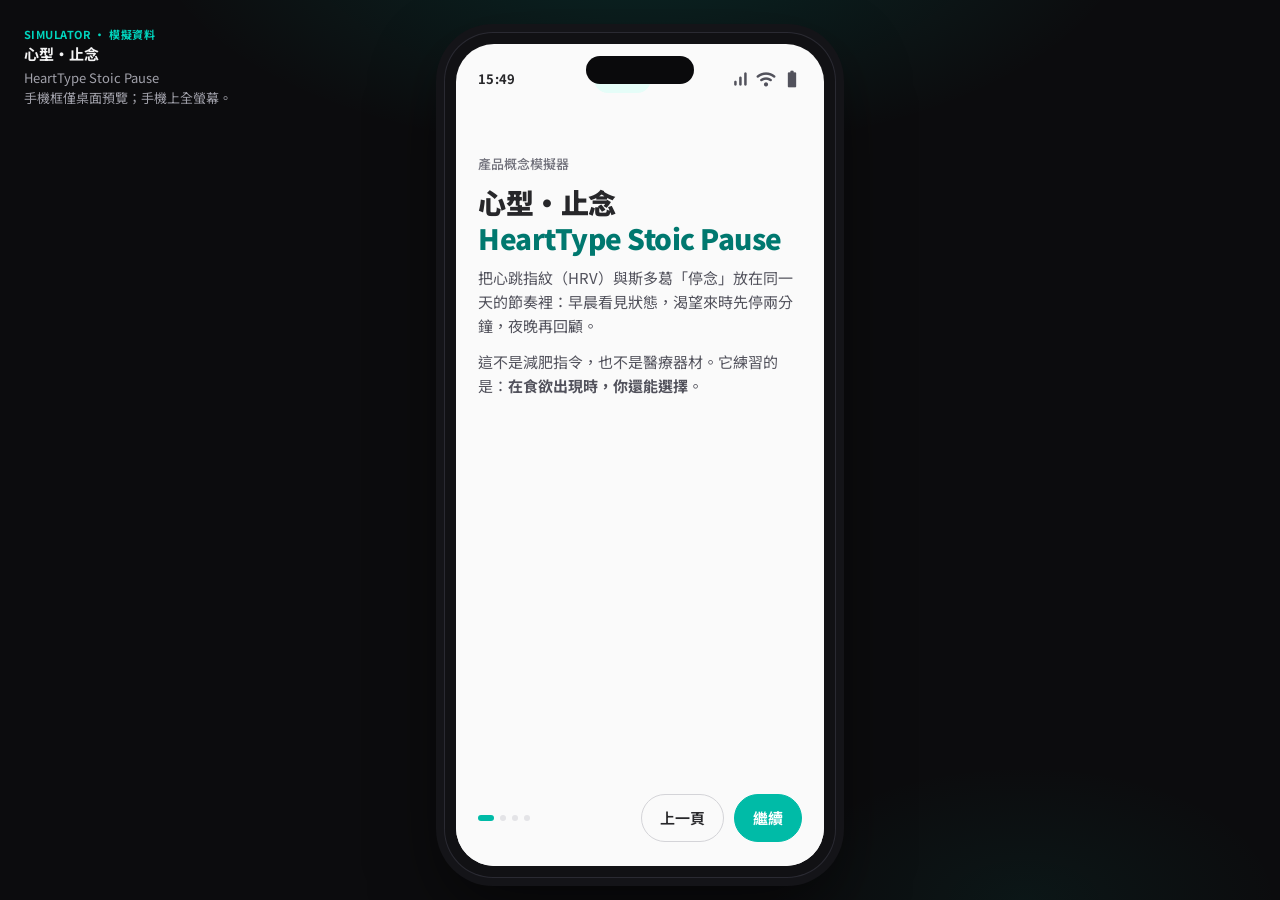
<file: index.html>
<!doctype html>
<html lang="zh-Hant-TW" data-theme="dark">
<head>
<meta charset="utf-8">
<meta name="viewport" content="width=device-width, initial-scale=1, viewport-fit=cover">
<meta name="theme-color" content="#18181b">
<meta name="apple-mobile-web-app-capable" content="yes">
<meta name="apple-mobile-web-app-status-bar-style" content="black-translucent">
<meta name="description" content="心型・止念：以模擬 HRV 與斯多葛停念，練習食欲調節。健康促進資訊，非診斷或治療。">
<title>心型・止念 HeartType Stoic Pause</title>
<script>
(function(){
  try{
    var raw = localStorage.getItem('ht-stoic-pause-v1');
    var th = raw ? (JSON.parse(raw).theme || '') : '';
    if(!th) th = localStorage.getItem('ht-theme') || '';
    if(!th) th = (matchMedia && matchMedia('(prefers-color-scheme: dark)').matches) ? 'dark' : 'light';
    document.documentElement.setAttribute('data-theme', th);
  }catch(e){ document.documentElement.setAttribute('data-theme','dark'); }
})();
</script>
<link rel="icon" href="favicon.svg" type="image/svg+xml">
<link rel="preconnect" href="https://fonts.googleapis.com">
<link rel="preconnect" href="https://fonts.gstatic.com" crossorigin>
<link href="https://fonts.googleapis.com/css2?family=Noto+Sans+TC:wght@400;500;700;900&family=Roboto:wght@400;500;700;900&display=swap" rel="stylesheet">
<link href="https://fonts.googleapis.com/css2?family=Material+Symbols+Rounded:opsz,wght,FILL,GRAD@20..24,400,1,0&display=block" rel="stylesheet">
<link rel="stylesheet" href="css/app.css">
</head>
<body>
  <aside class="desk-meta" aria-hidden="true">
    <span class="sim">SIMULATOR · 模擬資料</span>
    <b>心型・止念</b>
    HeartType Stoic Pause<br>
    手機框僅桌面預覽；手機上全螢幕。
  </aside>

  <div class="shell">
    <div class="phone" id="phone">
      <div class="phone-screen">
        <div class="island" aria-hidden="true"></div>
        <div class="statusbar">
          <span class="num" id="sbTime">09:41</span>
          <span class="sim-pill">模擬資料</span>
          <span class="right">
            <span class="ms sm">signal_cellular_alt</span>
            <span class="ms sm">wifi</span>
            <span class="ms sm">battery_full</span>
          </span>
        </div>

        <div class="app" id="app">
          <!-- ONBOARDING -->
          <section id="onboarding" aria-label="引導">
            <div class="ob-slide on" data-ob="0">
              <div class="greet">產品概念模擬器</div>
              <h2>心型・止念<br><span>HeartType Stoic Pause</span></h2>
              <p>把心跳指紋（HRV）與斯多葛「停念」放在同一天的節奏裡：早晨看見狀態，渴望來時先停兩分鐘，夜晚再回顧。</p>
              <p>這不是減肥指令，也不是醫療器材。它練習的是：<b>在食欲出現時，你還能選擇</b>。</p>
            </div>
            <div class="ob-slide" data-ob="1">
              <div class="greet">斯多葛控制二分</div>
              <h2>先分清<br><span>什麼在你手上</span></h2>
              <p>愛比克泰德開篇就寫：有些事在我們能力之內，有些則否。止念從這裡開始。</p>
              <div class="split">
                <div class="box in">
                  <b>在你控制內</b>
                  <ul>
                    <li>停下來、呼吸</li>
                    <li>分辨身體飢餓或情緒飢餓</li>
                    <li>選擇怎麼吃、或先不吃</li>
                    <li>夜晚誠實回顧</li>
                  </ul>
                </div>
                <div class="box out">
                  <b>無法完全控制</b>
                  <ul>
                    <li>體重數字本身</li>
                    <li>渴望會不會出現</li>
                    <li>睡眠、壓力、荷爾蒙</li>
                    <li>別人的評價</li>
                  </ul>
                </div>
              </div>
              <p>體重是次要指標。我們在意的是：你停了幾次、選擇得清不清楚。</p>
            </div>
            <div class="ob-slide" data-ob="2">
              <div class="greet">一天三個節拍</div>
              <h2>看見、停下、<span>再寫下來</span></h2>
              <ol class="steps-mini">
                <li><b>1</b><div><b>晨間基線</b><div class="muted">模擬短時 HRV，得到今日心型與狀態提示，以及一句斯多葛引言。</div></div></li>
                <li><b>2</b><div><b>止念（核心）</b><div class="muted">按「我想吃東西」→ 吸 4 吐 6 兩分鐘 → 分辨飢餓 → 正念吃／再等 2、5、10 或 15 分鐘／做別的。</div></div></li>
                <li><b>3</b><div><b>塞內卡夜誌</b><div class="muted">回顧今天的停念、觸發與選擇。不是懺悔，是練習判斷。</div></div></li>
              </ol>
            </div>
            <div class="ob-slide" data-ob="3">
              <div class="greet">請先讀完</div>
              <h2>這是健康促進資訊<br><span>不是診斷或治療</span></h2>
              <p>畫面中的心電圖、Poincaré 心跳指紋、RMSSD、心率與體重，全部是瀏覽器內的<b>模擬資料</b>，並清楚標示。沒有裝置連線，也沒有後端。</p>
              <div class="disc" style="margin-top:0">
                本模擬器提供的是生活型態與哲學練習的概念展示，不能取代醫師、心理師或營養師的專業判斷，也不能用於診斷、治療疾病或心律失常。若你有進食疾患病史、正在接受相關治療，或出現胸痛、喘不過氣、快要昏倒，請尋求專業協助或緊急醫療（119）。
              </div>
            </div>
            <div class="ob-nav">
              <div class="dots" id="obDots"><i class="on"></i><i></i><i></i><i></i></div>
              <div class="sp"></div>
              <button class="btn ghost" type="button" id="obBack" hidden>上一頁</button>
              <button class="btn pri" type="button" id="obNext">繼續</button>
            </div>
          </section>

          <!-- HOME -->
          <section class="screen on" id="sc-home" data-tab="home"></section>

          <!-- PAUSE -->
          <section class="screen" id="sc-pause" data-tab="pause"></section>

          <!-- JOURNAL -->
          <section class="screen" id="sc-journal" data-tab="journal"></section>

          <!-- DASH -->
          <section class="screen" id="sc-dash" data-tab="dash"></section>

          <!-- SETTINGS -->
          <section class="screen" id="sc-settings" data-tab="settings"></section>

          <!-- morning overlay -->
          <div class="ov" id="ovMeasure" aria-live="polite"></div>
          <div class="ov" id="ovReveal"></div>
          <div class="ov" id="ovBreath"></div>

          <div class="toast" id="toast" role="status" aria-live="polite"></div>
        </div>

        <nav class="tabbar" id="tabbar" aria-label="主導覽">
          <button class="tab on" type="button" data-tab="home"><span class="ms out">wb_sunny</span>今日</button>
          <button class="tab" type="button" data-tab="journal"><span class="ms out">menu_book</span>夜誌</button>
          <button class="tab fab-wrap" type="button" data-tab="pause">
            <span class="fab" aria-hidden="true"><span class="ms">favorite</span></span>
            <span class="lbl">止念</span>
          </button>
          <button class="tab" type="button" data-tab="dash"><span class="ms out">monitoring</span>趨勢</button>
          <button class="tab" type="button" data-tab="settings"><span class="ms out">tune</span>設定</button>
        </nav>
      </div>
    </div>
  </div>

  <script src="js/app.js"></script>
</body>
</html>
</file>
<file: css/app.css>
:root{
  color-scheme:light;
  --brand:#00bba7;
  --brand-600:#00786f;
  --brand-50:#e5fdf8;
  --on-brand:#ffffff;
  --text:#27272a;
  --text-2:#52525c;
  --text-3:#71717b;
  --text-ph:#9f9fa9;
  --divider:#e4e4e7;
  --border:#d4d4d8;
  --surface:#ffffff;
  --surface-2:#f4f4f5;
  --surface-3:#e4e4e7;
  --bg:#fafafa;
  --af:#fe9a00;
  --af-soft:#fef9c2;
  --blue:#2b7fff;
  --danger:#e11d48;
  --ok:#009966;
  --tip-bg:#27272a;
  --tip-text:#f4f4f5;
  --stage:#27272a;
  --tab-h:72px;
  --safe-b:8px;
}
:root[data-theme="dark"]{
  color-scheme:dark;
  --brand:#00d5be;
  --brand-600:#00bba7;
  --brand-50:#12302f;
  --on-brand:#09090b;
  --text:#e4e4e7;
  --text-2:#d4d4d8;
  --text-3:#9f9fa9;
  --text-ph:#71717b;
  --divider:#3f3f47;
  --border:#3f3f47;
  --surface:#27272a;
  --surface-2:#18181b;
  --surface-3:#09090b;
  --bg:#18181b;
  --af:#ffb900;
  --af-soft:#432004;
  --blue:#51a2ff;
  --danger:#fb7185;
  --ok:#5ee9b5;
  --tip-bg:#52525c;
  --tip-text:#f4f4f5;
  --stage:#09090b;
}
*{box-sizing:border-box}
html,body{margin:0;height:100%;}
body{
  font-family:"Noto Sans TC",Roboto,"PingFang TC","Microsoft JhengHei",system-ui,-apple-system,sans-serif;
  color:var(--text);
  background:#0c0c0e;
  -webkit-font-smoothing:antialiased;
  font-size:16px;
  line-height:24px;
}
button,input,textarea,select{font:inherit;color:inherit}
button{background:none;border:0;padding:0;cursor:pointer}
textarea{resize:vertical}
:focus-visible{outline:2px solid var(--brand);outline-offset:2px}
.num{font-variant-numeric:tabular-nums}
.ms{
  font-family:'Material Symbols Rounded';
  font-weight:normal;font-style:normal;font-size:24px;line-height:1;
  letter-spacing:normal;text-transform:none;display:inline-block;
  white-space:nowrap;direction:ltr;font-feature-settings:'liga';
  -webkit-font-feature-settings:'liga';
  font-variation-settings:'FILL' 1,'wght' 400,'GRAD' 0,'opsz' 24;
  overflow:hidden;width:1em;height:1em;flex:0 0 auto;
}
.ms.sm{font-size:20px}
.ms.lg{font-size:32px}
.ms.out{font-variation-settings:'FILL' 0,'wght' 400,'GRAD' 0,'opsz' 24}

/* ---------- desk / phone ---------- */
.shell{
  min-height:100dvh;
  display:grid;
  place-items:center;
  padding:28px 16px 18px;
  background:
    radial-gradient(ellipse 70% 46% at 50% -8%, rgba(0,213,190,.14), transparent 55%),
    radial-gradient(ellipse 40% 30% at 80% 100%, rgba(0,187,167,.06), transparent 50%),
    #0c0c0e;
}
.desk-meta{
  position:fixed;left:24px;top:24px;max-width:240px;z-index:2;
  color:#a1a1aa;font-size:13px;line-height:20px;
}
.desk-meta b{display:block;color:#f4f4f5;font-size:15px;margin-bottom:4px}
.desk-meta .sim{color:#00d5be;font-weight:700;letter-spacing:.04em;font-size:11px}
.phone{
  width:min(390px,100%);
  height:min(844px, calc(100dvh - 46px));
  background:#111114;
  border-radius:48px;
  padding:11px;
  position:relative;
  box-shadow:
    0 0 0 1px #2a2a32,
    0 0 0 9px #141418,
    0 28px 70px rgba(0,0,0,.55);
}
.phone-screen{
  height:100%;
  border-radius:38px;
  overflow:hidden;
  background:var(--bg);
  display:flex;
  flex-direction:column;
  position:relative;
}
.island{
  position:absolute;top:12px;left:50%;transform:translateX(-50%);
  width:108px;height:28px;background:#0a0a0c;border-radius:20px;z-index:30;
  pointer-events:none;
}
.statusbar{
  height:52px;padding:18px 22px 0;
  display:flex;align-items:center;justify-content:space-between;
  font-size:13px;font-weight:700;letter-spacing:.02em;flex:0 0 auto;z-index:8;
}
.statusbar .right{display:flex;align-items:center;gap:6px;color:var(--text-2)}
.sim-pill{
  font-size:10px;font-weight:700;letter-spacing:.08em;
  padding:2px 7px;border-radius:999px;
  background:var(--brand-50);color:var(--brand-600);
}
.app{
  flex:1;min-height:0;position:relative;
  display:flex;flex-direction:column;
}

/* ---------- tab bar ---------- */
.phone-screen.ob-open .tabbar{display:none}
.tabbar{
  flex:0 0 auto;
  height:calc(var(--tab-h) + var(--safe-b));
  padding:6px 10px calc(10px + var(--safe-b));
  display:grid;
  grid-template-columns:repeat(5,1fr);
  align-items:end;
  background:color-mix(in srgb, var(--surface) 92%, transparent);
  backdrop-filter:blur(16px);
  border-top:1px solid var(--divider);
  z-index:12;
}
.tab{
  display:flex;flex-direction:column;align-items:center;gap:2px;
  color:var(--text-3);font-size:10px;font-weight:500;padding:4px 0;
  min-height:44px;justify-content:center;
}
.tab .ms{font-size:24px}
.tab.on{color:var(--brand-600)}
.tab.fab-wrap{position:relative}
.tab .fab{
  width:54px;height:54px;border-radius:50%;
  background:var(--brand);color:var(--on-brand);
  display:flex;align-items:center;justify-content:center;
  margin-top:-22px;
  box-shadow:0 8px 20px color-mix(in srgb, var(--brand) 40%, transparent);
}
.tab.fab-wrap.on .fab{box-shadow:0 0 0 4px var(--brand-50), 0 8px 20px color-mix(in srgb, var(--brand) 40%, transparent)}
.tab.fab-wrap .lbl{margin-top:2px}

/* ---------- screens ---------- */
.screen{display:none;flex:1;min-height:0;overflow:auto;padding:4px 18px 18px;-webkit-overflow-scrolling:touch}
.screen.on{display:block}
.screen.stage-bg{
  background-color:var(--stage);
  background-image:
    linear-gradient(rgba(255,255,255,.05) 1px,transparent 1px),
    linear-gradient(90deg,rgba(255,255,255,.05) 1px,transparent 1px),
    linear-gradient(rgba(255,255,255,.022) 1px,transparent 1px),
    linear-gradient(90deg,rgba(255,255,255,.022) 1px,transparent 1px);
  background-size:40px 40px,40px 40px,8px 8px,8px 8px;
  color:#f4f4f5;
}
.top{
  display:flex;align-items:flex-start;justify-content:space-between;gap:10px;
  margin:4px 0 14px;
}
.top h1{margin:0;font-size:26px;line-height:32px;font-weight:900;letter-spacing:-.4px}
.top .sub{margin:2px 0 0;font-size:13px;color:var(--text-3)}
.icon-btn{
  width:40px;height:40px;border-radius:20px;
  display:inline-flex;align-items:center;justify-content:center;
  background:var(--surface);border:1px solid var(--divider);color:var(--text-2);
}

/* ---------- cards / type ---------- */
.card{
  background:var(--surface);
  border:1px solid var(--divider);
  border-radius:18px;
  padding:16px;
}
.card + .card{margin-top:12px}
.ct{font-size:16px;line-height:22px;font-weight:700;margin:0}
.cs{font-size:13px;line-height:20px;color:var(--text-3);margin-top:2px}
.muted{color:var(--text-3);font-size:13px;line-height:20px}
.row{display:flex;align-items:center;gap:10px}
.sp{flex:1}
.stack{display:flex;flex-direction:column;gap:12px}

.btn{
  min-height:48px;padding:0 18px;border-radius:24px;
  border:1.5px solid var(--border);background:var(--surface);
  color:var(--text);font-size:15px;font-weight:600;
  display:inline-flex;align-items:center;justify-content:center;gap:8px;
}
.btn.pri{background:var(--brand);border-color:var(--brand);color:var(--on-brand);font-weight:700}
.btn.ghost{background:transparent}
.btn.block{width:100%}
.btn:disabled{opacity:.45;cursor:not-allowed}
.btn-hero{
  min-height:56px;padding:0 24px;border-radius:28px;border:0;
  background:var(--brand);color:var(--on-brand);font-size:18px;font-weight:700;
  display:inline-flex;align-items:center;justify-content:center;gap:8px;
  box-shadow:0 0 0 0 color-mix(in srgb, var(--brand) 50%, transparent);
}
.btn-hero.pulse{animation:ring 2.4s infinite}
@keyframes ring{
  0%{box-shadow:0 0 0 0 color-mix(in srgb, var(--brand) 45%, transparent)}
  70%{box-shadow:0 0 0 16px transparent}
  100%{box-shadow:0 0 0 0 transparent}
}

.chip-row{display:flex;flex-wrap:wrap;gap:8px;margin-top:10px}
.chip{
  min-height:36px;padding:0 12px;border-radius:18px;
  border:1px solid var(--border);background:var(--surface-2);
  color:var(--text-2);font-size:13px;font-weight:500;
}
.chip.on{background:var(--brand-50);border-color:var(--brand);color:var(--brand-600);font-weight:700}

.seg{display:flex;background:var(--surface-2);border-radius:10px;padding:3px;gap:2px}
.seg button{
  flex:1;border:0;background:transparent;padding:8px 10px;border-radius:8px;
  color:var(--text-2);font-size:13px;font-weight:500;
}
.seg button.on{background:var(--surface);color:var(--brand-600);box-shadow:0 1px 2px rgba(0,0,0,.08)}

/* ---------- home ---------- */
.greet{font-size:13px;color:var(--text-3);font-weight:500}
.type-hero{
  border-radius:22px;padding:18px;overflow:hidden;position:relative;
  color:#f4f4f5;
  background-color:var(--stage);
  background-image:
    linear-gradient(rgba(255,255,255,.05) 1px,transparent 1px),
    linear-gradient(90deg,rgba(255,255,255,.05) 1px,transparent 1px);
  background-size:40px 40px;
}
.type-hero .kick{font-size:12px;color:#9f9fa9;letter-spacing:.08em;font-weight:700}
.type-hero h2{margin:6px 0 0;font-size:34px;line-height:40px;font-weight:900}
.type-hero h2 small{display:block;font-size:13px;font-weight:500;color:#d4d4d8;margin:4px 0 0;letter-spacing:.02em}
.type-hero .d{margin:8px 0 0;font-size:14px;line-height:22px;color:#d4d4d8}
.type-hero .codes{display:flex;gap:6px;margin-top:12px}
.type-hero .codes b{
  width:36px;height:42px;border-radius:9px;
  display:flex;align-items:center;justify-content:center;
  font-size:20px;font-weight:900;
  background:rgba(0,213,190,.16);border:1px solid rgba(0,213,190,.5);color:#fff;
}
.hint-box{
  margin-top:14px;padding:12px 14px;border-radius:14px;
  background:rgba(0,213,190,.12);border:1px solid rgba(0,213,190,.28);
  font-size:14px;line-height:22px;color:#e4e4e7;
}
.quote{
  margin-top:12px;padding:12px 14px;border-radius:14px;
  background:rgba(255,255,255,.04);font-size:13px;line-height:21px;color:#d4d4d8;
}
.quote cite{display:block;margin-top:6px;font-style:normal;color:#9f9fa9;font-size:12px}
.emb{width:88px;height:88px;flex:0 0 88px}
.empty-hero{
  text-align:center;padding:28px 16px;
}
.empty-hero .ms{font-size:40px;color:var(--brand)}
.empty-hero h2{margin:10px 0 6px;font-size:22px}
.stats3{display:grid;grid-template-columns:repeat(3,1fr);gap:8px;margin-top:12px}
.stat{background:var(--surface);border:1px solid var(--divider);border-radius:14px;padding:12px 10px;text-align:center}
.stat b{display:block;font-size:22px;line-height:26px;font-weight:800}
.stat span{font-size:11px;color:var(--text-3)}
.list-item{
  display:flex;align-items:flex-start;gap:10px;
  padding:10px 0;border-top:1px solid var(--divider);
}
.list-item:first-child{border-top:0;padding-top:4px}
.dot{
  width:10px;height:10px;border-radius:50%;background:var(--brand);margin-top:6px;flex:0 0 auto;
}
.dot.warn{background:var(--af)}
.dot.mute{background:var(--text-ph)}

/* ---------- measure overlay ---------- */
.ov{
  position:absolute;inset:0;z-index:20;
  display:none;flex-direction:column;
  background:var(--stage);color:#f4f4f5;
}
.ov.on{display:flex}
.ov-head{display:flex;align-items:center;gap:8px;padding:56px 16px 8px}
.ov-head h2{margin:0;font-size:18px;font-weight:700}
.ov-body{flex:1;min-height:0;padding:8px 14px 16px;display:flex;flex-direction:column;gap:10px}
.panel{
  border:1px solid rgba(255,255,255,.12);border-radius:16px;
  background:rgba(0,0,0,.18);position:relative;overflow:hidden;
}
.panel .plabel{
  position:absolute;left:12px;top:8px;font-size:12px;color:#d4d4d8;
  display:flex;gap:6px;align-items:center;z-index:2;
}
.panel .plabel i{width:7px;height:7px;border-radius:50%;background:#00d5be;animation:blink 1.2s infinite}
@keyframes blink{50%{opacity:.25}}
.ecg-box{height:112px}
.pc-box{flex:1;min-height:180px}
.ecg-box canvas,.pc-box canvas{position:absolute;inset:0;width:100%;height:100%}
.live3{display:grid;grid-template-columns:repeat(3,1fr);text-align:center;padding:8px 0}
.live3 div+div{border-left:1px solid rgba(255,255,255,.12)}
.live3 b{display:block;font-size:20px;font-weight:800}
.live3 span{font-size:11px;color:#9f9fa9}
.reveal{flex:1;display:flex;flex-direction:column;align-items:center;justify-content:center;text-align:center;padding:20px 18px 24px}
.reveal .kicker{color:#9f9fa9;font-size:14px}
.reveal .tname{font-size:42px;line-height:1.1;font-weight:900;margin:8px 0 4px;opacity:0;transform:translateY(10px);transition:opacity .5s,transform .5s}
.reveal .tname.in{opacity:1;transform:none}
.reveal .tdesc{color:#d4d4d8;font-size:15px;line-height:24px;max-width:28em;opacity:0;transition:opacity .5s .15s}
.reveal .tdesc.in{opacity:1}
.reveal .codes{margin:14px 0}
.reveal .hint-box,.reveal .quote{text-align:left;width:100%}
.cards4{display:flex;gap:8px;margin:16px 0 8px;perspective:800px}
.fc{flex:1;aspect-ratio:3/4.1;position:relative;transform-style:preserve-3d;transition:transform .7s cubic-bezier(.3,1.3,.5,1)}
.fc.flip{transform:rotateY(180deg)}
.fc>div{position:absolute;inset:0;border-radius:12px;backface-visibility:hidden;display:flex;flex-direction:column;align-items:center;justify-content:center;gap:2px;padding:6px}
.fc .fr{border:1px solid rgba(255,255,255,.12);background:rgba(255,255,255,.04);color:#9f9fa9;font-size:22px;font-weight:900}
.fc .fr small{font-size:10px;font-weight:500}
.fc .bk{transform:rotateY(180deg);background:linear-gradient(160deg,rgba(0,213,190,.28),rgba(0,213,190,.06));border:1px solid rgba(0,213,190,.55)}
.fc .bk b{font-size:28px;font-weight:900;color:#fff}
.fc .bk span{font-size:11px}

/* ---------- pause / breath ---------- */
.crave-btn{
  width:100%;min-height:168px;border-radius:28px;border:0;margin-top:8px;
  background:linear-gradient(160deg,var(--brand),#00786f);
  color:var(--on-brand);
  display:flex;flex-direction:column;align-items:center;justify-content:center;gap:6px;
  box-shadow:0 12px 32px color-mix(in srgb, var(--brand) 32%, transparent);
  animation:ring 2.6s infinite;
}
.crave-btn .ms{font-size:40px}
.crave-btn b{font-size:26px;font-weight:900;letter-spacing:-.3px}
.crave-btn span{font-size:13px;opacity:.85}
.breath-wrap{
  flex:1;display:flex;flex-direction:column;align-items:center;justify-content:center;
  padding:8px 12px 16px;text-align:center;min-height:0;
}
.breath-ring{
  width:min(240px,68vw);aspect-ratio:1;position:relative;
  display:grid;place-items:center;
}
.breath-ring svg{position:absolute;inset:0;width:100%;height:100%;transform:rotate(-90deg)}
.breath-ring .trk{stroke:rgba(255,255,255,.12)}
.breath-ring .bar{stroke:#00d5be;transition:stroke-dashoffset .2s linear}
.breath-orb{
  width:58%;aspect-ratio:1;border-radius:50%;
  background:radial-gradient(circle at 35% 30%, rgba(0,213,190,.55), rgba(0,213,190,.12) 60%, rgba(0,213,190,.04));
  box-shadow:0 0 40px rgba(0,213,190,.35);
  transform:scale(.72);
  transition:transform .4s linear;
}
.breath-orb.slow{transition:transform 4s ease-in-out}
.phase{margin-top:18px;font-size:28px;font-weight:900;letter-spacing:.12em}
.phase-sub{color:#9f9fa9;font-size:14px;margin-top:4px}
.rmssd-live{margin-top:18px;display:flex;gap:18px}
.rmssd-live div{text-align:center}
.rmssd-live b{display:block;font-size:22px;font-weight:800;color:#00d5be}
.rmssd-live span{font-size:11px;color:#9f9fa9}

.scale{margin-top:8px}
.scale input[type=range]{
  width:100%;accent-color:var(--brand);height:28px;
}
.scale .ends{display:flex;justify-content:space-between;font-size:12px;color:var(--text-3)}
.scale .val{text-align:center;font-size:32px;font-weight:900;color:var(--brand-600);margin:4px 0}
.choice{
  width:100%;text-align:left;padding:14px 16px;border-radius:16px;
  border:1px solid var(--divider);background:var(--surface);
  display:flex;gap:12px;align-items:flex-start;
}
.choice + .choice,.choice + .wait-card,.wait-card + .choice{margin-top:10px}
.choice .ms{color:var(--brand-600);margin-top:2px}
.choice b{display:block;font-size:16px}
.choice small{display:block;color:var(--text-3);font-size:13px;line-height:19px;margin-top:2px}
.wait-card{cursor:default}
.wait-mins{display:grid;grid-template-columns:repeat(4,1fr);gap:6px;margin-top:10px}
.wait-mins .chip{min-height:40px;width:100%;justify-content:center;font-weight:700;padding:0 4px}
.wait-big{font-size:56px;font-weight:900;letter-spacing:-1px;text-align:center;margin:20px 0 8px}

/* ---------- journal ---------- */
label.fld{display:block;font-size:13px;font-weight:600;color:var(--text-2);margin:12px 0 6px}
textarea.box, input.box{
  width:100%;border:1px solid var(--border);background:var(--surface);
  border-radius:14px;padding:12px 14px;min-height:88px;color:var(--text);
}
input.box{min-height:48px}
.stars{display:flex;gap:6px}
.stars button{
  width:44px;height:44px;border-radius:12px;background:var(--surface-2);
  color:var(--text-ph);display:grid;place-items:center;
}
.stars button.on{color:var(--af);background:var(--af-soft)}

/* ---------- dashboard ---------- */
.chart-box{height:168px;position:relative;margin-top:8px}
.chart-box canvas{width:100%;height:100%;display:block}
.bars{display:flex;flex-direction:column;gap:8px;margin-top:10px}
.bar-row{display:grid;grid-template-columns:72px 1fr 28px;gap:8px;align-items:center;font-size:13px}
.bar-row i{display:block;height:8px;border-radius:4px;background:var(--brand);min-width:4px}
.bar-row .n{color:var(--text-3);text-align:right}
.weight-note{font-size:12px;color:var(--text-3);margin-top:6px}

/* ---------- settings ---------- */
.set-row{
  display:flex;align-items:center;justify-content:space-between;gap:12px;
  padding:12px 0;border-bottom:1px solid var(--divider);
}
.set-row:last-child{border-bottom:0}
.set-row .t{font-weight:600}
.set-row .s{font-size:12px;color:var(--text-3);margin-top:2px}
.disc{
  font-size:12px;line-height:19px;color:var(--text-3);
  background:var(--surface-2);border-radius:12px;padding:12px;
  margin-top:14px;
}
.warn-list{margin:8px 0 0;padding-left:18px;color:var(--text-2);font-size:13px;line-height:20px}

/* ---------- onboarding ---------- */
#onboarding{
  position:absolute;inset:0;z-index:40;
  background:var(--bg);display:none;flex-direction:column;
  padding:56px 22px 24px;
}
#onboarding.on{display:flex}
.ob-slide{display:none;flex:1;min-height:0;overflow:auto}
.ob-slide.on{display:block}
.ob-slide h2{font-size:28px;line-height:36px;font-weight:900;margin:8px 0 10px;letter-spacing:-.5px}
.ob-slide h2 span{color:var(--brand-600)}
.ob-slide p{color:var(--text-2);font-size:15px;line-height:24px;margin:0 0 12px}
.split{
  display:grid;grid-template-columns:1fr 1fr;gap:10px;margin:16px 0;
}
.split .box{
  border-radius:16px;padding:14px;
}
.split .in{background:var(--brand-50);border:1px solid color-mix(in srgb, var(--brand) 30%, transparent)}
.split .out{background:var(--surface-2);border:1px solid var(--divider)}
.split .box b{display:block;font-size:13px;margin-bottom:6px}
.split .box.in b{color:var(--brand-600)}
.split ul{margin:0;padding-left:16px;font-size:13px;line-height:22px;color:var(--text-2)}
.steps-mini{list-style:none;margin:16px 0;padding:0}
.steps-mini li{display:flex;gap:10px;align-items:flex-start;padding:10px 0;border-top:1px solid var(--divider)}
.steps-mini li:first-child{border-top:0}
.steps-mini b{
  width:26px;height:26px;border-radius:50%;background:var(--brand);color:var(--on-brand);
  display:flex;align-items:center;justify-content:center;font-size:13px;flex:0 0 auto;
}
.ob-nav{display:flex;align-items:center;gap:10px;padding-top:12px}
.dots{display:flex;gap:6px}
.dots i{width:6px;height:6px;border-radius:50%;background:var(--surface-3)}
.dots i.on{width:16px;border-radius:4px;background:var(--brand)}

.toast{
  position:absolute;left:16px;right:16px;bottom:88px;
  background:var(--tip-bg);color:var(--tip-text);
  padding:12px 16px;border-radius:12px;font-size:14px;
  opacity:0;transform:translateY(8px);transition:.2s;pointer-events:none;z-index:50;
}
.toast.show{opacity:1;transform:none}

/* light-mode stage text stays light because stage is always dark */
.stage-fg{color:#f4f4f5}

@media (max-width:520px){
  .shell{padding:0;background:var(--bg)}
  .desk-meta{display:none}
  .phone{
    width:100%;height:100dvh;border-radius:0;padding:0;
    box-shadow:none;background:transparent;
  }
  .phone-screen{border-radius:0}
  .island{display:none}
  .statusbar{padding:10px 18px 0;height:36px}
}
@media (prefers-reduced-motion:reduce){
  .btn-hero.pulse,.crave-btn,.panel .plabel i{animation:none}
  .fc,.reveal .tname,.reveal .tdesc,.breath-orb,.toast{transition:none}
}
</file>
